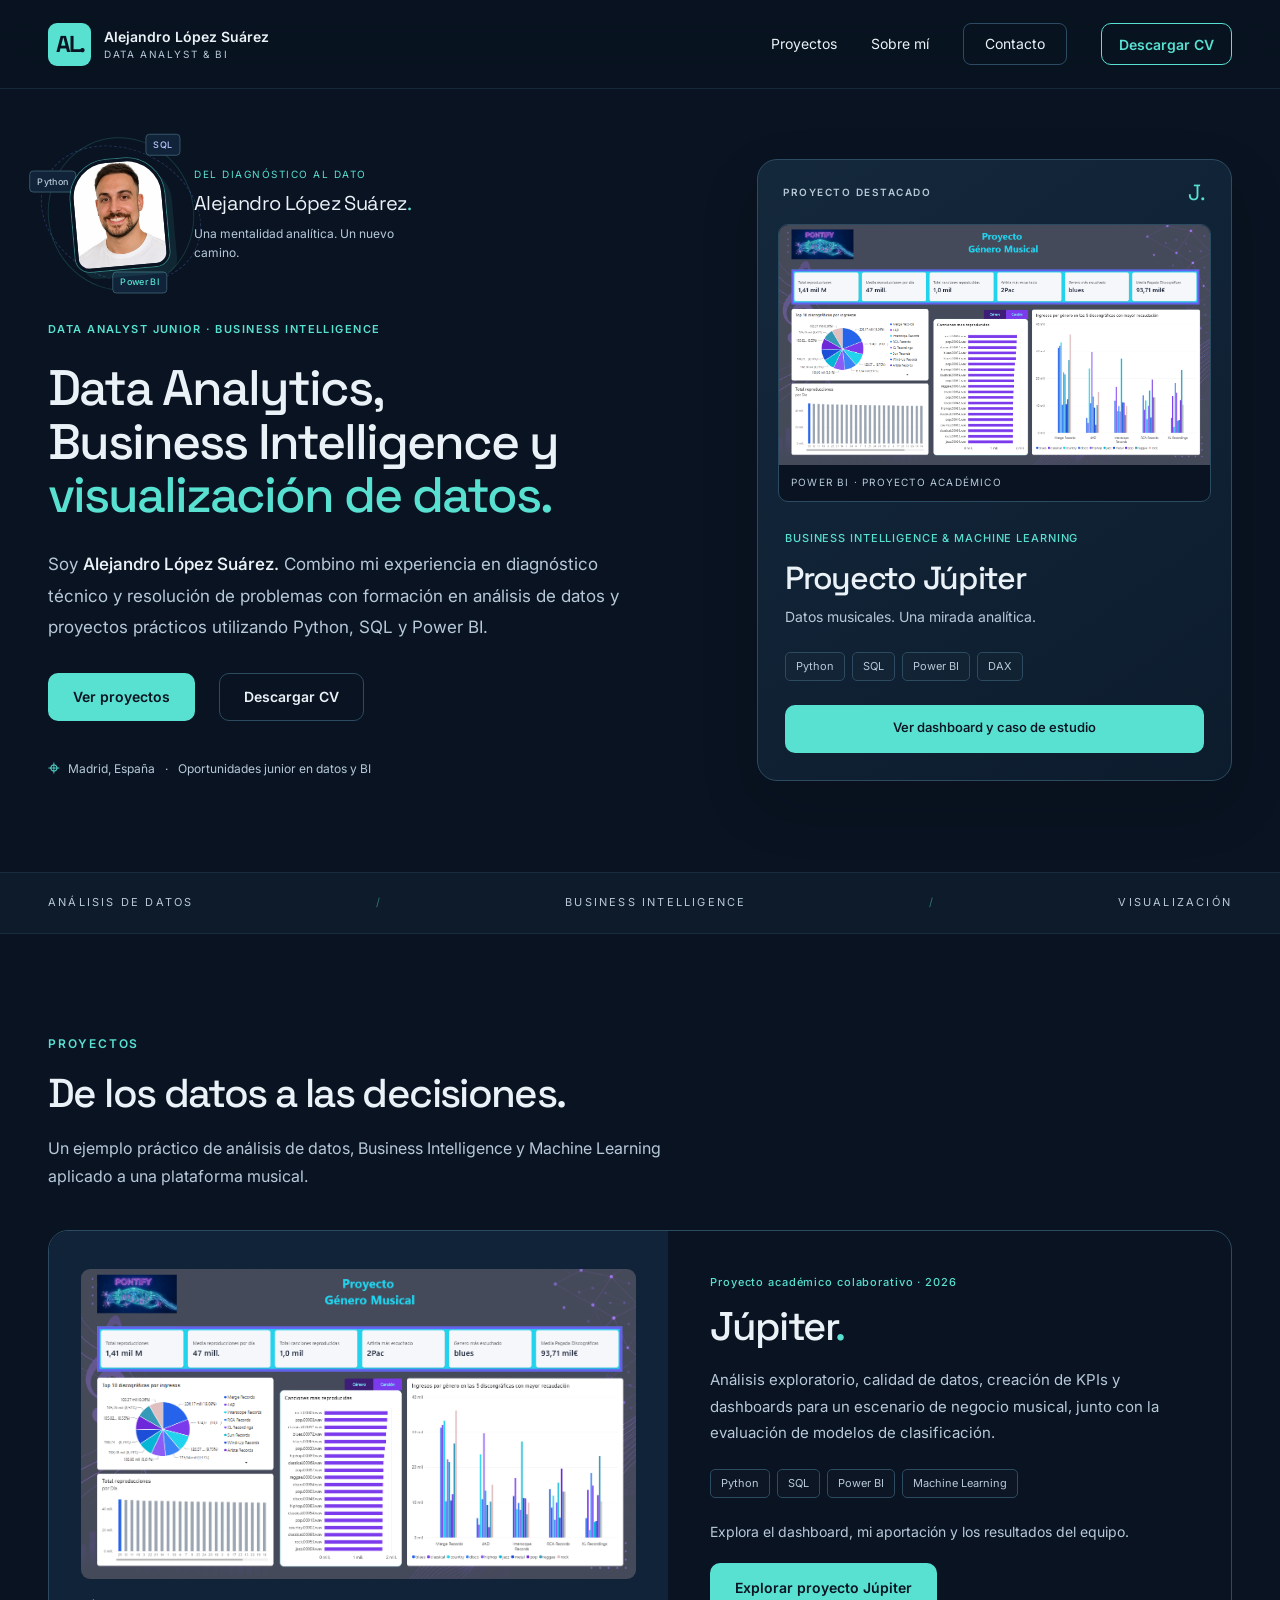
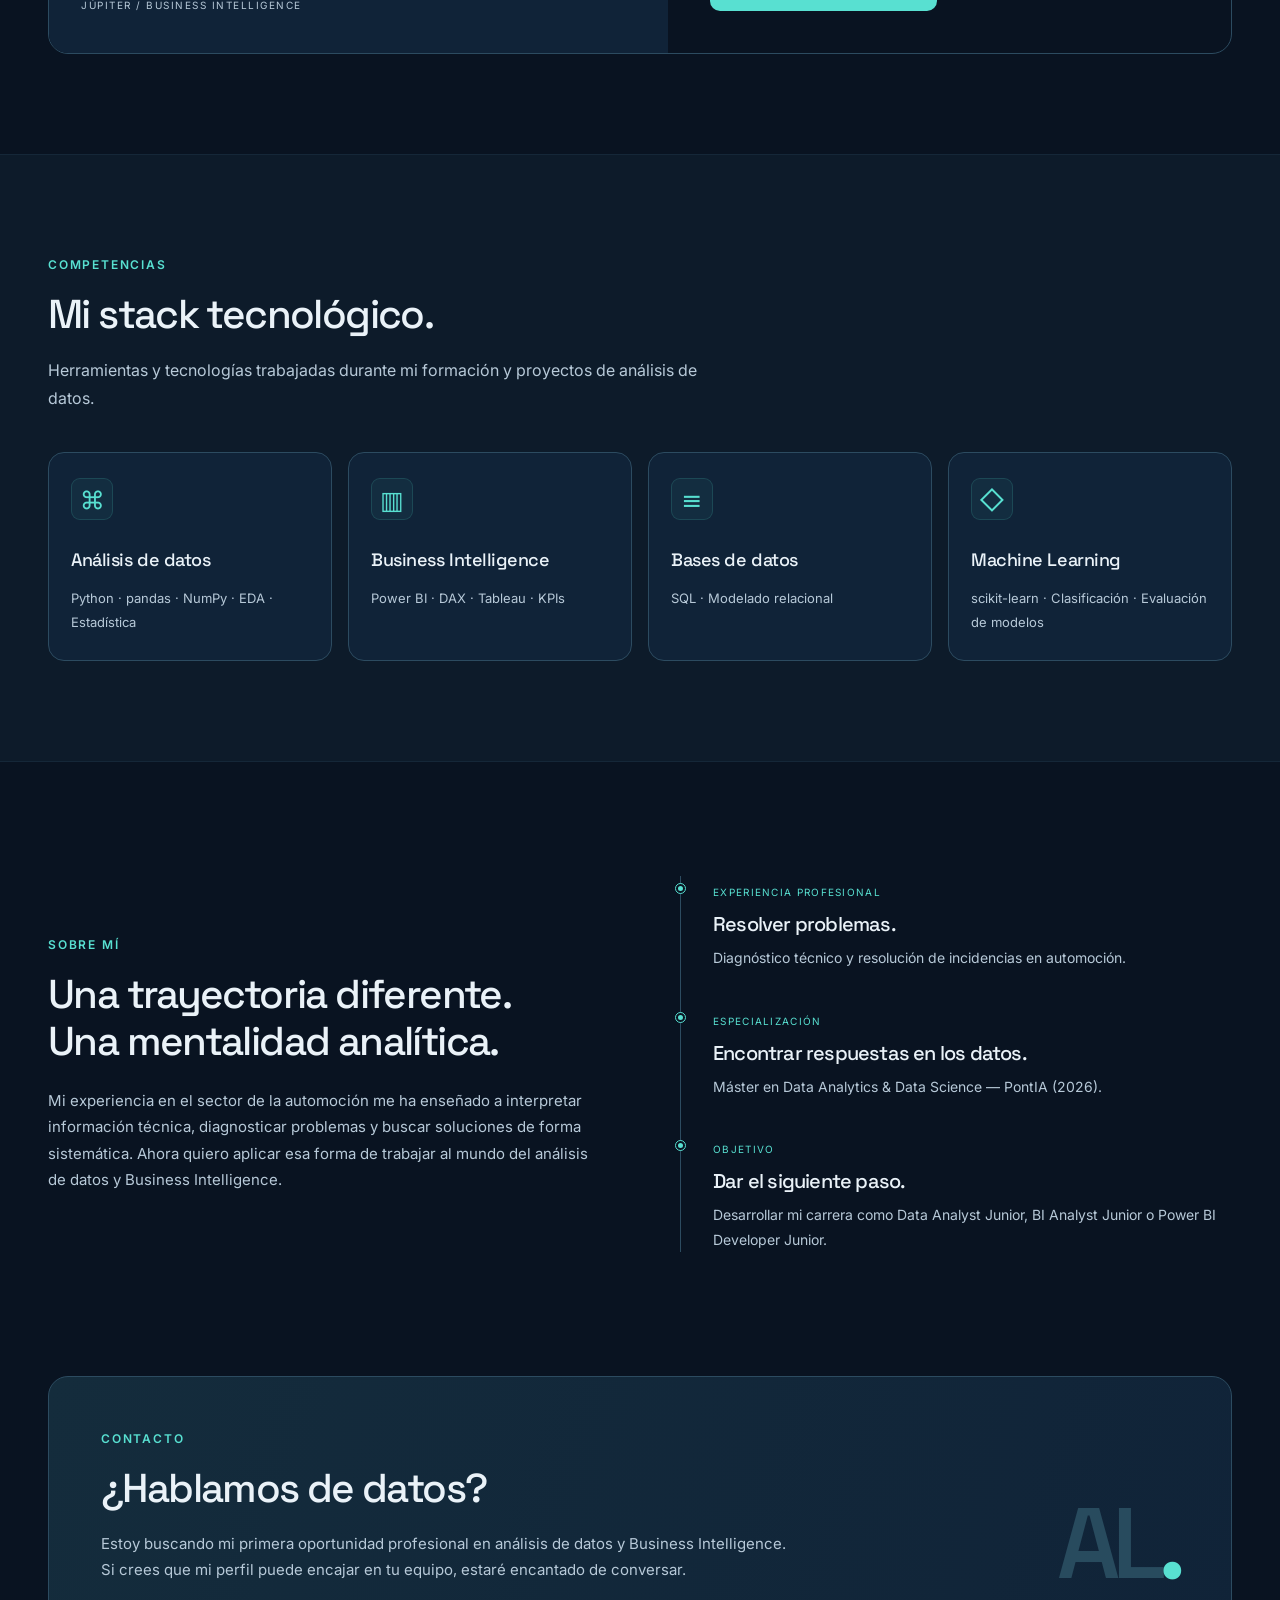
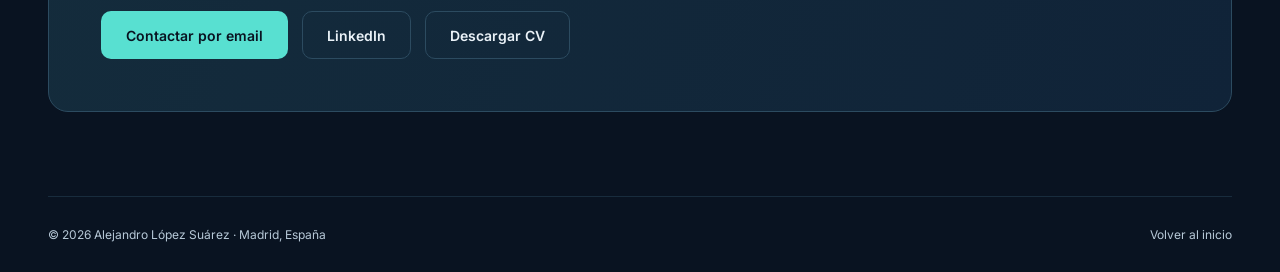
<file: index.html>
<!doctype html><html lang="es"><head><meta charset="utf-8"><meta name="viewport" content="width=device-width, initial-scale=1"><meta name="theme-color" content="#091321"><title>Alejandro López Suárez | Data Analyst Junior & Business Intelligence</title><meta name="description" content="Portfolio de Alejandro López Suárez: análisis de datos, Power BI, SQL, Python y proyecto Júpiter de Business Intelligence."><link rel="icon" href="assets/favicon.svg" type="image/svg+xml"><link rel="stylesheet" href="css/styles.css"><script src="js/main.js" defer></script></head><body><a class="skip-link" href="#contenido">Saltar al contenido</a><header class="site-header"><div class="container header-inner"><a class="brand" href="#inicio" aria-label="Alejandro López Suárez, inicio"><span class="logo">AL.</span><span class="brand-name">Alejandro López Suárez<span>DATA ANALYST & BI</span></span></a><button class="menu-toggle" type="button" aria-controls="main-nav" aria-expanded="false" hidden>Menú <span aria-hidden="true">☰</span></button><nav id="main-nav" aria-label="Navegación principal"><a href="#proyectos">Proyectos</a><a href="#sobre-mi">Sobre mí</a><a class="nav-contact" href="#contacto">Contacto</a><a class="button primary nav-cv" href="assets/docs/alejandro-lopez-suarez-cv.pdf" download>Descargar CV<span class="sr-only"> en PDF</span></a></nav></div></header>
<main id="contenido"><section class="hero container" id="inicio" aria-labelledby="hero-title"><div class="hero-copy"><div class="identity-composition"><div class="identity-orbit" aria-hidden="true"><span class="orbit-tag tag-python">Python</span><span class="orbit-tag tag-sql">SQL</span><span class="orbit-tag tag-bi">Power BI</span></div><a class="identity-photo" href="#sobre-mi" aria-label="Conoce la trayectoria de Alejandro"><img src="assets/images/alejandro-lopez-suarez.png" alt="Alejandro López Suárez" width="400" height="400" decoding="async"></a><div class="identity-caption"><span class="identity-kicker">DEL DIAGNÓSTICO AL DATO</span><span class="identity-name">Alejandro López Suárez<span>.</span></span><span class="identity-detail">Una mentalidad analítica. Un nuevo camino.</span></div></div><p class="eyebrow hero-eyebrow">DATA ANALYST JUNIOR · BUSINESS INTELLIGENCE</p><h1 id="hero-title">Data Analytics,<br class="desktop-break"> Business Intelligence y <span>visualización de datos.</span></h1><p class="intro">Soy <strong>Alejandro López Suárez.</strong> Combino mi experiencia en diagnóstico técnico y resolución de problemas con formación en análisis de datos y proyectos prácticos utilizando Python, SQL y Power BI.</p><div class="hero-actions"><a class="button primary" href="#proyectos">Ver proyectos</a><a class="button secondary" href="assets/docs/alejandro-lopez-suarez-cv.pdf" download>Descargar CV <span class="sr-only">en PDF</span></a></div><p class="location"><span class="location-icon" aria-hidden="true">⌖</span> Madrid, España <span class="separator">·</span> Oportunidades junior en datos y BI</p></div>
<a class="featured-card" href="proyectos/jupiter/" aria-label="Proyecto Júpiter: explorar caso de estudio"><div class="featured-top"><p class="eyebrow">PROYECTO DESTACADO</p><span class="project-mark" aria-hidden="true">J.</span></div><div class="dashboard-preview"><img class="project-image " src="assets/images/jupiter-dashboard-principal.png" alt="Dashboard de Júpiter con reproducciones, canciones más escuchadas e ingresos por discográfica y género" width="1317" height="735"  decoding="async"><span>POWER BI · PROYECTO ACADÉMICO</span></div><div class="featured-body"><p class="project-category">BUSINESS INTELLIGENCE & MACHINE LEARNING</p><h2>Proyecto Júpiter</h2><p>Datos musicales. Una mirada analítica.</p><ul class="chips" aria-label="Tecnologías"><li>Python</li><li>SQL</li><li>Power BI</li><li>DAX</li></ul><span class="card-link button primary">Ver dashboard y caso de estudio</span></div></a></section>
<div class="discipline-strip" aria-label="Áreas de trabajo"><div class="container"><span>ANÁLISIS DE DATOS</span><span aria-hidden="true">/</span><span>BUSINESS INTELLIGENCE</span><span aria-hidden="true">/</span><span>VISUALIZACIÓN</span></div></div>
<section class="section container" id="proyectos"><div class="section-heading"><p class="eyebrow">PROYECTOS</p><h2>De los datos a las decisiones.</h2><p>Un ejemplo práctico de análisis de datos, Business Intelligence y Machine Learning aplicado a una plataforma musical.</p></div><div class="selected-projects"><article class="project-row"><a class="project-entry" href="proyectos/jupiter/" aria-label="Explorar Júpiter: dashboard, aportaciones y resultados"><div class="project-visual"><img class="project-image " src="assets/images/jupiter-dashboard-principal.png" alt="Dashboard de Júpiter con reproducciones, canciones más escuchadas e ingresos por discográfica y género" width="1317" height="735" loading="lazy" decoding="async"><span class="visual-caption">JÚPITER / BUSINESS INTELLIGENCE</span></div><div class="project-summary"><p class="project-category">Proyecto académico colaborativo · 2026</p><h3>Júpiter<span class="small-period">.</span></h3><p>Análisis exploratorio, calidad de datos, creación de KPIs y dashboards para un escenario de negocio musical, junto con la evaluación de modelos de clasificación.</p><ul class="chips" aria-label="Tecnologías"><li>Python</li><li>SQL</li><li>Power BI</li><li>Machine Learning</li></ul><span class="project-discover">Explora el dashboard, mi aportación y los resultados del equipo.</span><span class="button primary project-cta">Explorar proyecto Júpiter</span></div></a></article></div></section>
<section class="section skills-section" id="competencias"><div class="container"><div class="section-heading"><p class="eyebrow">COMPETENCIAS</p><h2>Mi stack tecnológico.</h2><p>Herramientas y tecnologías trabajadas durante mi formación y proyectos de análisis de datos.</p></div><div class="skills-grid"><article class="skill-card"><span class="skill-icon" aria-hidden="true">⌘</span><h3>Análisis de datos</h3><p>Python · pandas · NumPy · EDA · Estadística</p></article><article class="skill-card"><span class="skill-icon" aria-hidden="true">▥</span><h3>Business Intelligence</h3><p>Power BI · DAX · Tableau · KPIs</p></article><article class="skill-card"><span class="skill-icon" aria-hidden="true">≡</span><h3>Bases de datos</h3><p>SQL · Modelado relacional</p></article><article class="skill-card"><span class="skill-icon" aria-hidden="true">◇</span><h3>Machine Learning</h3><p>scikit-learn · Clasificación · Evaluación de modelos</p></article></div></div></section>
<section class="section container about-section" id="sobre-mi"><div class="about-content"><div><div class="section-heading"><p class="eyebrow">SOBRE MÍ</p><h2>Una trayectoria diferente. Una mentalidad analítica.</h2></div><p class="about-text">Mi experiencia en el sector de la automoción me ha enseñado a interpretar información técnica, diagnosticar problemas y buscar soluciones de forma sistemática. Ahora quiero aplicar esa forma de trabajar al mundo del análisis de datos y Business Intelligence.</p></div></div><ol class="timeline"><li><span class="path-label">EXPERIENCIA PROFESIONAL</span><h3>Resolver problemas.</h3><p>Diagnóstico técnico y resolución de incidencias en automoción.</p></li><li><span class="path-label">ESPECIALIZACIÓN</span><h3>Encontrar respuestas en los datos.</h3><p>Máster en Data Analytics & Data Science — PontIA (2026).</p></li><li><span class="path-label">OBJETIVO</span><h3>Dar el siguiente paso.</h3><p>Desarrollar mi carrera como Data Analyst Junior, BI Analyst Junior o Power BI Developer Junior.</p></li></ol></section>
<section class="section container contact-section" id="contacto"><div class="contact-panel"><div><div class="section-heading"><p class="eyebrow">CONTACTO</p><h2>¿Hablamos de datos?</h2></div><p>Estoy buscando mi primera oportunidad profesional en análisis de datos y Business Intelligence. Si crees que mi perfil puede encajar en tu equipo, estaré encantado de conversar.</p><div class="contact-actions"><a class="button primary" href="mailto:alejandrolopezsua82@gmail.com">Contactar por email</a><a class="button secondary" href="https://www.linkedin.com/in/alejandro-lopez-suarez/">LinkedIn</a><a class="button secondary" href="assets/docs/alejandro-lopez-suarez-cv.pdf" download>Descargar CV <span class="sr-only">en PDF</span></a></div></div><span class="contact-monogram" aria-hidden="true">AL<span>.</span></span></div></section></main><footer class="site-footer container"><p>© 2026 Alejandro López Suárez <span>· Madrid, España</span></p><a href="#inicio">Volver al inicio</a></footer></body></html>
</file>
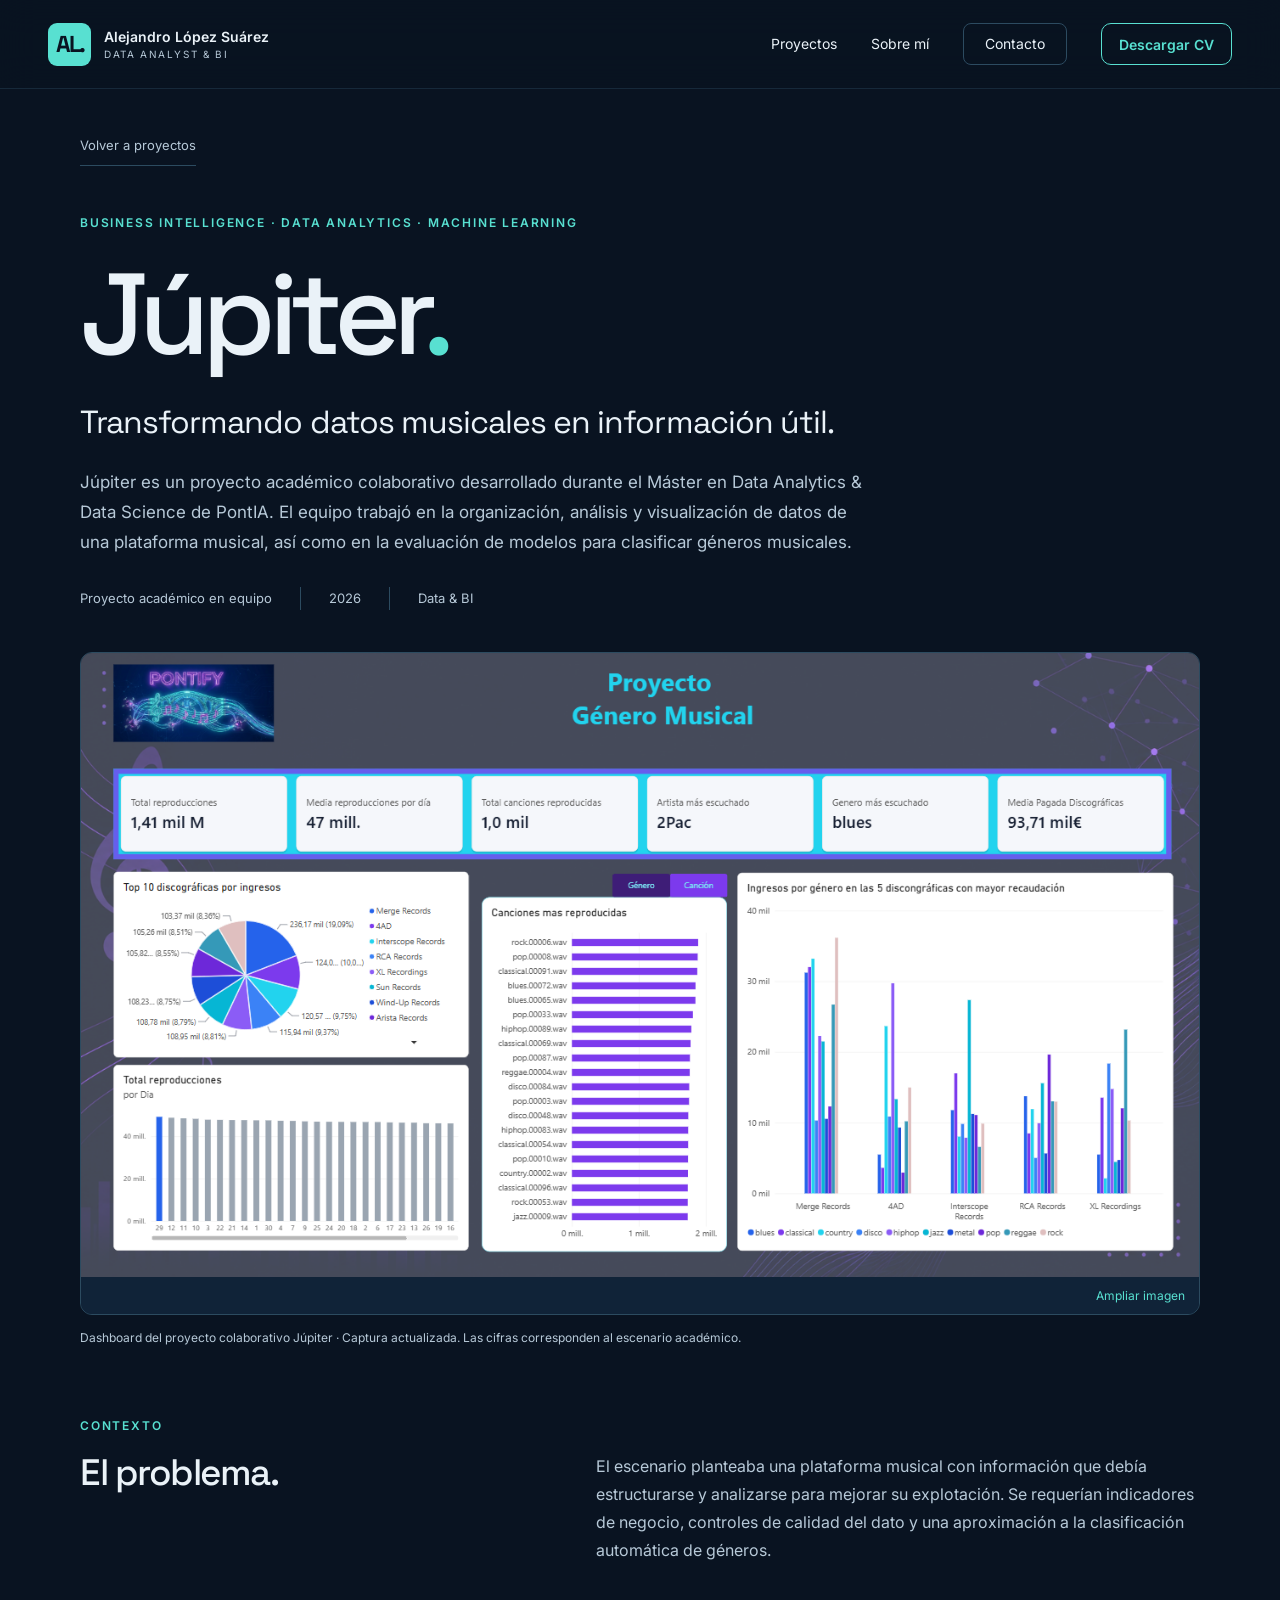
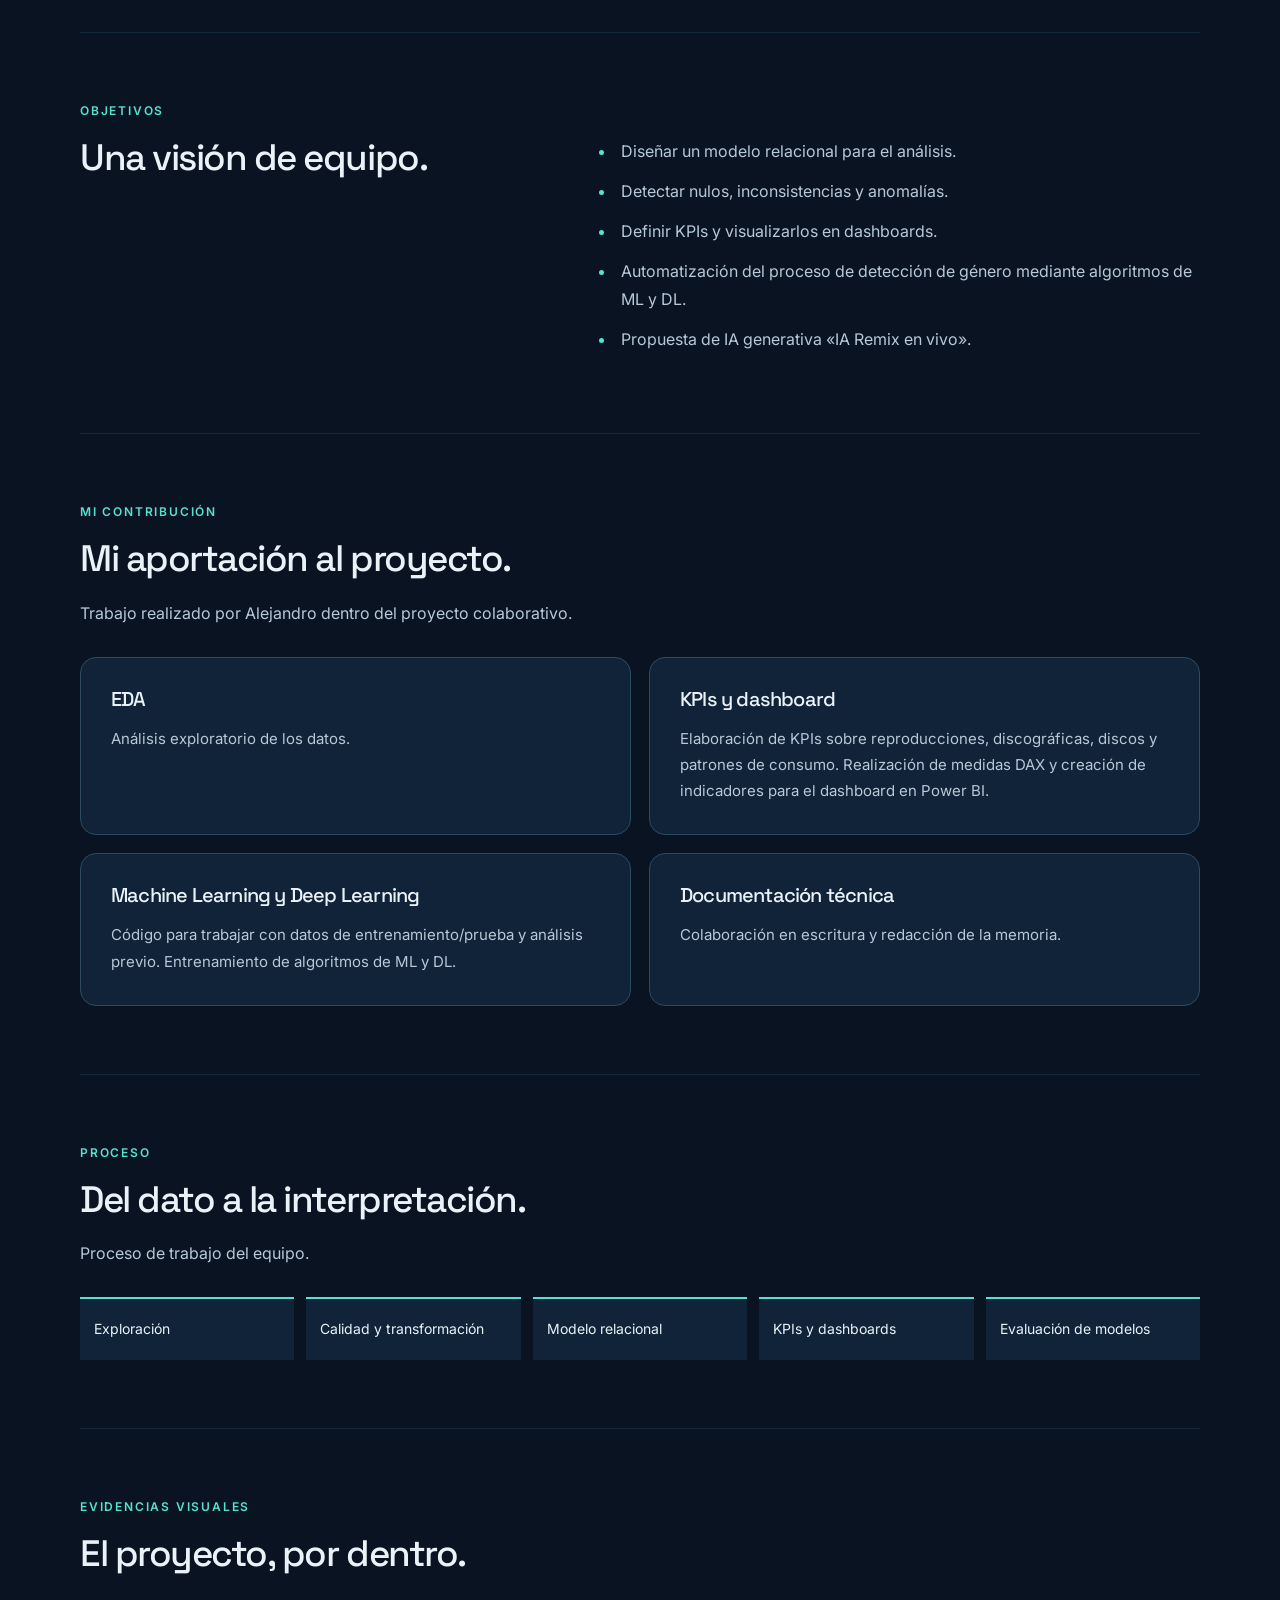
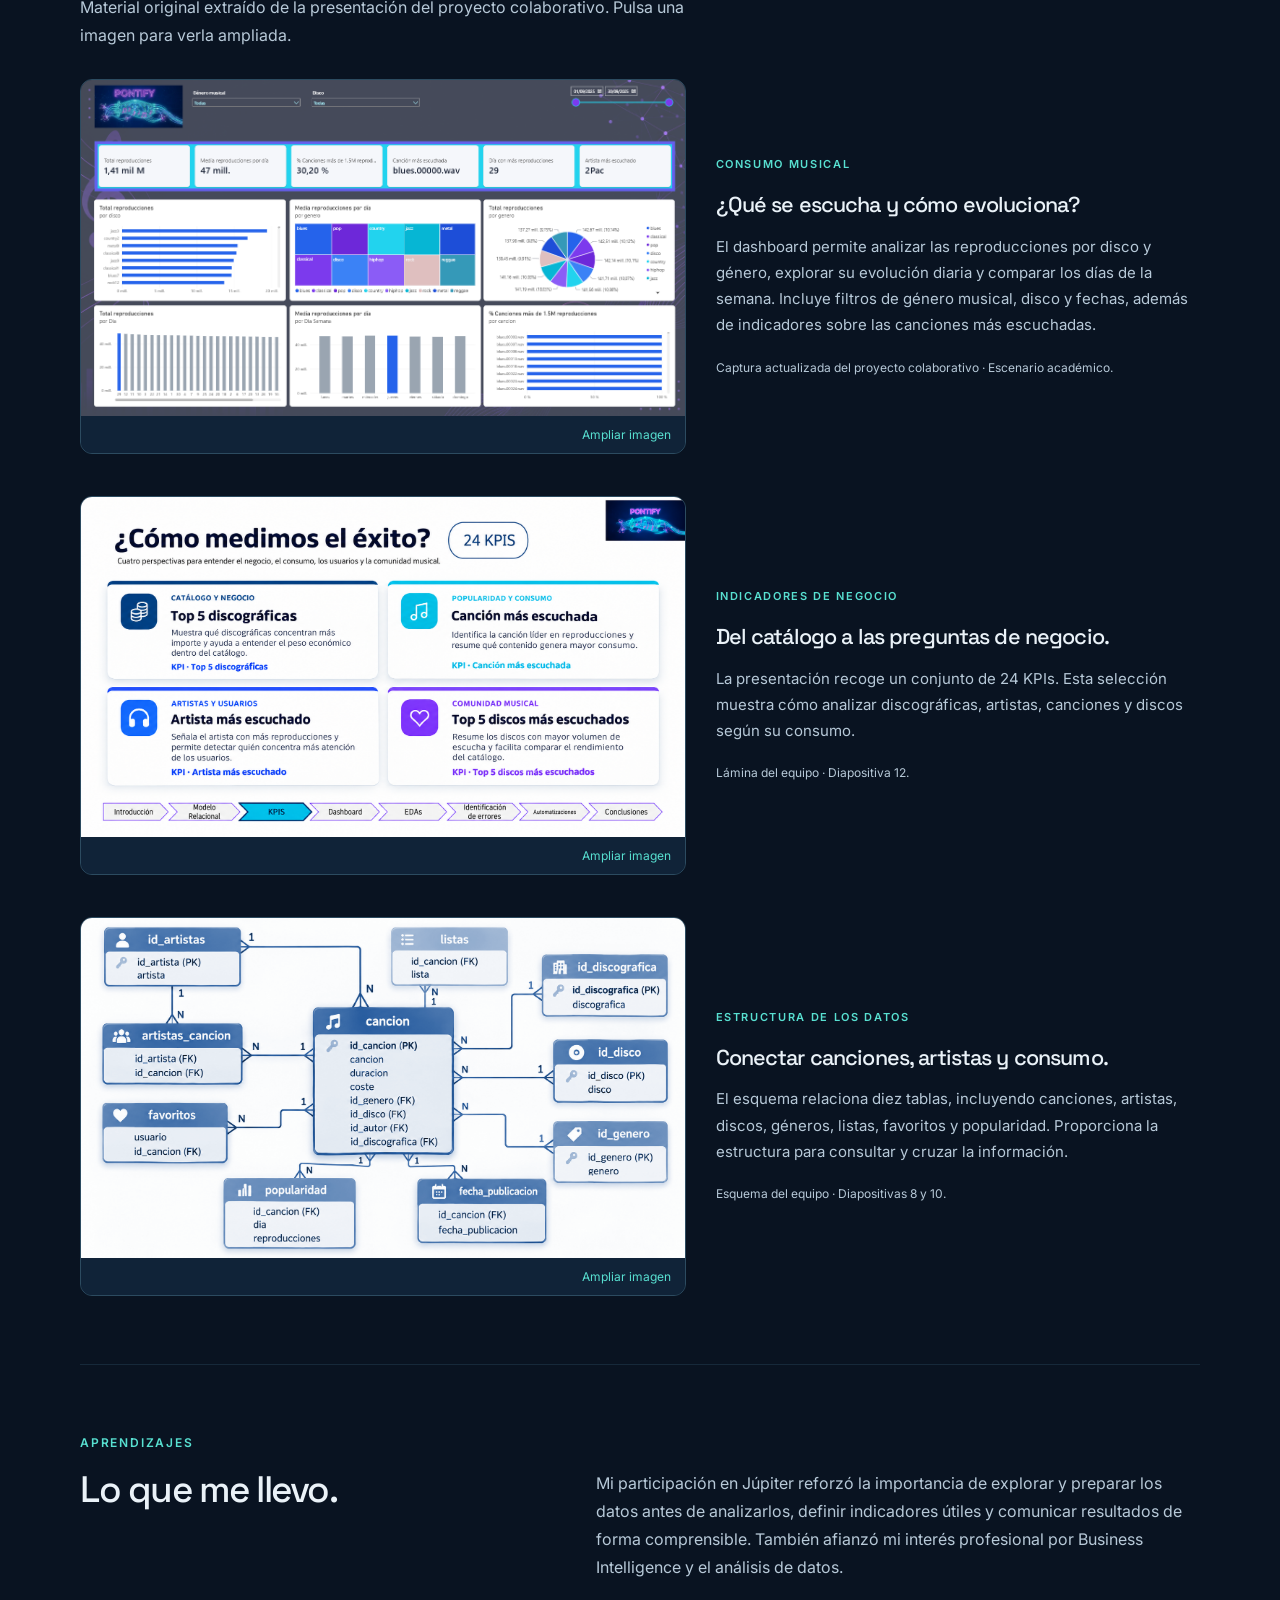
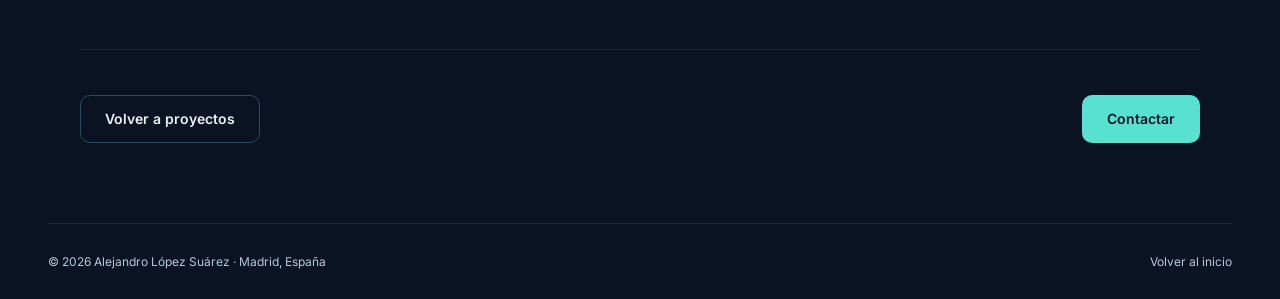
<file: proyectos/jupiter/index.html>
<!doctype html><html lang="es"><head><meta charset="utf-8"><meta name="viewport" content="width=device-width, initial-scale=1"><meta name="theme-color" content="#091321"><title>Proyecto Júpiter | Alejandro López Suárez</title><meta name="description" content="Caso de estudio académico de análisis de datos y Business Intelligence aplicado a una plataforma musical. Aportaciones, KPIs y resultados del equipo."><link rel="icon" href="../../assets/favicon.svg" type="image/svg+xml"><link rel="stylesheet" href="../../css/styles.css"><script src="../../js/main.js" defer></script></head><body><a class="skip-link" href="#contenido">Saltar al contenido</a><header class="site-header"><div class="container header-inner"><a class="brand" href="../../" aria-label="Alejandro López Suárez, inicio"><span class="logo">AL.</span><span class="brand-name">Alejandro López Suárez<span>DATA ANALYST & BI</span></span></a><button class="menu-toggle" type="button" aria-controls="main-nav" aria-expanded="false" hidden>Menú <span aria-hidden="true">☰</span></button><nav id="main-nav" aria-label="Navegación principal"><a href="../../#proyectos">Proyectos</a><a href="../../#sobre-mi">Sobre mí</a><a class="nav-contact" href="../../#contacto">Contacto</a><a class="button primary nav-cv" href="../../assets/docs/alejandro-lopez-suarez-cv.pdf" download>Descargar CV<span class="sr-only"> en PDF</span></a></nav></div></header>
<main id="contenido" class="case-main container"><a class="back-link" href="../../#proyectos">Volver a proyectos</a><section class="case-hero"><p class="eyebrow">BUSINESS INTELLIGENCE · DATA ANALYTICS · MACHINE LEARNING</p><h1>Júpiter<span>.</span></h1><p class="case-subtitle">Transformando datos musicales en información útil.</p><p class="case-intro">Júpiter es un proyecto académico colaborativo desarrollado durante el Máster en Data Analytics & Data Science de PontIA. El equipo trabajó en la organización, análisis y visualización de datos de una plataforma musical, así como en la evaluación de modelos para clasificar géneros musicales.</p><ul class="case-meta"><li>Proyecto académico en equipo</li><li>2026</li><li>Data & BI</li></ul><figure class="dashboard-evidence"><a class="evidence-link" href="../../assets/images/jupiter-dashboard-principal.png" data-enlarge aria-label="Ampliar dashboard de reproducciones e ingresos"><img src="../../assets/images/jupiter-dashboard-principal.png" alt="Dashboard de Júpiter con indicadores de reproducciones, canciones más reproducidas e ingresos por discográfica y género" width="1317" height="735" decoding="async"><span class="enlarge-label">Ampliar imagen</span></a><figcaption>Dashboard del proyecto colaborativo Júpiter · Captura actualizada. Las cifras corresponden al escenario académico.</figcaption></figure></section>
<section class="case-section split-section"><div class="section-heading"><p class="eyebrow">CONTEXTO</p><h2>El problema.</h2></div><p>El escenario planteaba una plataforma musical con información que debía estructurarse y analizarse para mejorar su explotación. Se requerían indicadores de negocio, controles de calidad del dato y una aproximación a la clasificación automática de géneros.</p></section>
<section class="case-section split-section"><div class="section-heading"><p class="eyebrow">OBJETIVOS</p><h2>Una visión de equipo.</h2></div><ul class="objectives"><li>Diseñar un modelo relacional para el análisis.</li><li>Detectar nulos, inconsistencias y anomalías.</li><li>Definir KPIs y visualizarlos en dashboards.</li><li>Automatización del proceso de detección de género mediante algoritmos de ML y DL.</li><li>Propuesta de IA generativa «IA Remix en vivo».</li></ul></section>
<section class="case-section"><div class="section-heading"><p class="eyebrow">MI CONTRIBUCIÓN</p><h2>Mi aportación al proyecto.</h2><p>Trabajo realizado por Alejandro dentro del proyecto colaborativo.</p></div><div class="contribution-grid"><article class="contribution-card"><h3>EDA</h3><p>Análisis exploratorio de los datos.</p></article><article class="contribution-card"><h3>KPIs y dashboard</h3><p>Elaboración de KPIs sobre reproducciones, discográficas, discos y patrones de consumo. Realización de medidas DAX y creación de indicadores para el dashboard en Power BI.</p></article><article class="contribution-card"><h3>Machine Learning y Deep Learning</h3><p>Código para trabajar con datos de entrenamiento/prueba y análisis previo. Entrenamiento de algoritmos de ML y DL.</p></article><article class="contribution-card"><h3>Documentación técnica</h3><p>Colaboración en escritura y redacción de la memoria.</p></article></div></section>
<section class="case-section"><div class="section-heading"><p class="eyebrow">PROCESO</p><h2>Del dato a la interpretación.</h2><p>Proceso de trabajo del equipo.</p></div><ol class="process-list"><li>Exploración</li><li>Calidad y transformación</li><li>Modelo relacional</li><li>KPIs y dashboards</li><li>Evaluación de modelos</li></ol></section>
<section class="case-section"><div class="section-heading"><p class="eyebrow">EVIDENCIAS VISUALES</p><h2>El proyecto, por dentro.</h2><p>Material original extraído de la presentación del proyecto colaborativo. Pulsa una imagen para verla ampliada.</p></div><div class="evidence-grid real-evidence"><figure><a class="evidence-link" href="../../assets/images/jupiter-consumo-musical.png" data-enlarge aria-label="Ampliar dashboard de consumo musical"><img src="../../assets/images/jupiter-consumo-musical.png" alt="Dashboard de consumo musical con reproducciones por disco, género, día y día de la semana, y canciones que superan 1,5 millones de reproducciones" width="1297" height="722" loading="lazy" decoding="async"><span class="enlarge-label">Ampliar imagen</span></a><figcaption><p class="eyebrow">CONSUMO MUSICAL</p><h3>¿Qué se escucha y cómo evoluciona?</h3><p>El dashboard permite analizar las reproducciones por disco y género, explorar su evolución diaria y comparar los días de la semana. Incluye filtros de género musical, disco y fechas, además de indicadores sobre las canciones más escuchadas.</p><p class="source-note">Captura actualizada del proyecto colaborativo · Escenario académico.</p></figcaption></figure><figure><a class="evidence-link" href="../../assets/images/jupiter-kpis.png" data-enlarge aria-label="Ampliar: Selección de KPIs: discográficas, canción, artista y discos más escuchados"><img src="../../assets/images/jupiter-kpis.png" alt="Selección de KPIs: discográficas, canción, artista y discos más escuchados" width="1672" height="941" loading="lazy" decoding="async"><span class="enlarge-label">Ampliar imagen</span></a><figcaption><p class="eyebrow">INDICADORES DE NEGOCIO</p><h3>Del catálogo a las preguntas de negocio.</h3><p>La presentación recoge un conjunto de 24 KPIs. Esta selección muestra cómo analizar discográficas, artistas, canciones y discos según su consumo.</p><p class="source-note">Lámina del equipo · Diapositiva 12.</p></figcaption></figure><figure><a class="evidence-link" href="../../assets/images/jupiter-modelo.png" data-enlarge aria-label="Ampliar: Modelo relacional de diez tablas con canción como entidad central"><img src="../../assets/images/jupiter-modelo.png" alt="Modelo relacional de diez tablas con canción como entidad central" width="1672" height="941" loading="lazy" decoding="async"><span class="enlarge-label">Ampliar imagen</span></a><figcaption><p class="eyebrow">ESTRUCTURA DE LOS DATOS</p><h3>Conectar canciones, artistas y consumo.</h3><p>El esquema relaciona diez tablas, incluyendo canciones, artistas, discos, géneros, listas, favoritos y popularidad. Proporciona la estructura para consultar y cruzar la información.</p><p class="source-note">Esquema del equipo · Diapositivas 8 y 10.</p></figcaption></figure></div></section>

<section class="case-section split-section"><div class="section-heading"><p class="eyebrow">APRENDIZAJES</p><h2>Lo que me llevo.</h2></div><p>Mi participación en Júpiter reforzó la importancia de explorar y preparar los datos antes de analizarlos, definir indicadores útiles y comunicar resultados de forma comprensible. También afianzó mi interés profesional por Business Intelligence y el análisis de datos.</p></section>
<nav class="case-end" aria-label="Continuar navegando"><a class="button secondary" href="../../#proyectos">Volver a proyectos</a><a class="button primary" href="../../#contacto">Contactar</a></nav></main><footer class="site-footer container"><p>© 2026 Alejandro López Suárez <span>· Madrid, España</span></p><a href="../../#inicio">Volver al inicio</a></footer><dialog class="image-dialog" aria-label="Imagen ampliada del proyecto"><form method="dialog"><button class="button secondary" autofocus>Cerrar imagen</button></form><img alt=""><p></p></dialog></body></html>
</file>
<file: css/styles.css>
/* Tokens */
@import url('https://fonts.googleapis.com/css2?family=Inter:wght@400;450;500;550;600;650;700&family=Space+Grotesk:wght@400;500;600;700&display=swap');
:root{--color-bg:#091321;--color-surface:#14283c;--color-surface-alt:#102338;--color-accent:#58e0d1;--color-accent-alt:#6f92ff;--color-text:#eaf2f8;--color-muted:#b7c9d8;--color-border:#2c4b60;--container-max:1200px;--radius-card:20px;--radius-button:10px}
/* Base */
*,*::before,*::after{box-sizing:border-box}html{scroll-behavior:smooth;scroll-padding-top:110px}body{margin:0;background:var(--color-bg);color:var(--color-text);font-family:Inter,system-ui,sans-serif;font-size:16px;line-height:1.75;-webkit-font-smoothing:antialiased}a{color:inherit;text-decoration:none}button{font:inherit}h1,h2,h3,p,ul,ol,figure{margin:0}h1,h2,h3{font-family:'Space Grotesk',system-ui,sans-serif;line-height:1.15;font-weight:500;letter-spacing:-.04em}p{color:var(--color-muted)}h1{font-size:clamp(2.25rem,4.25vw,4rem)}h2{font-size:clamp(2rem,3.15vw,2.75rem)}h3{font-size:1.25rem}a,button{touch-action:manipulation}svg{display:block}::selection{background:var(--color-accent);color:var(--color-bg)}:focus-visible{outline:3px solid var(--color-accent);outline-offset:6px}a,button{transition:color .2s,border-color .2s,background .2s,transform .2s}a:hover{color:var(--color-accent)}[hidden]{display:none!important}
/* Layout */
.container{width:min(var(--container-max),calc(100% - 96px));margin-inline:auto}.section{padding-block:100px}.section-heading{max-width:720px;margin-bottom:40px}.section-heading h2{margin-bottom:18px}.section-heading>p:last-child:not(.eyebrow){max-width:650px}.eyebrow{font-family:Inter,system-ui,sans-serif;font-size:.75rem;font-weight:600;letter-spacing:.15em;color:var(--color-accent);line-height:1.6;margin-bottom:17px}.site-header{position:sticky;top:0;z-index:20;background:rgb(9 19 33 / 95%);border-bottom:1px solid rgb(44 75 96 / 40%);backdrop-filter:blur(18px)}.header-inner{min-height:88px;display:flex;align-items:center;justify-content:space-between;gap:24px}.brand{display:flex;align-items:center;gap:13px;color:var(--color-text)}.logo{width:43px;height:43px;display:grid;place-items:center;background:var(--color-accent);color:var(--color-bg);font-family:'Space Grotesk',system-ui,sans-serif;font-size:23px;font-weight:700;letter-spacing:-2px;border-radius:9px}.brand-name{font-size:.875rem;font-weight:600;line-height:1.5}.brand-name>span{display:block;color:var(--color-muted);font-size:.625rem;letter-spacing:.16em;font-weight:400}.header-inner nav{display:flex;gap:34px;align-items:center;font-size:.875rem}.nav-contact{border:1px solid var(--color-border);padding:8px 21px;border-radius:8px}.nav-contact:hover{border-color:var(--color-accent)}.menu-toggle{display:none}
.hero{display:grid;grid-template-columns:minmax(0,1.35fr) minmax(0,1fr);gap:68px;align-items:center;padding-block:84px 86px;min-height:720px}.hero-eyebrow{font-size:.6875rem;letter-spacing:.13em;margin-bottom:23px}.hero h1{max-width:680px;line-height:1.08}.hero h1 span{color:var(--color-accent)}.intro{font-size:1.0625rem;line-height:1.85;margin-top:26px;max-width:590px}.intro strong{font-weight:550;color:var(--color-text)}.hero-actions{display:flex;align-items:center;gap:24px;flex-wrap:wrap;margin-top:29px}.button{display:inline-flex;justify-content:center;align-items:center;min-height:48px;padding:11px 24px;border-radius:var(--radius-button);font-size:.875rem;font-weight:600;line-height:1.5;border:1px solid transparent}.primary{background:var(--color-accent);color:var(--color-bg)}.primary:hover{color:var(--color-bg);background:#83eee2;transform:translateY(-2px)}.secondary{border-color:var(--color-border);background:transparent}.secondary:hover{border-color:var(--color-accent)}.cv-pending{font-size:.8125rem;color:var(--color-muted);display:inline-flex;align-items:center;min-height:44px}.location{font-size:.75rem;margin-top:29px;display:flex;align-items:center;gap:8px;flex-wrap:wrap}.location-icon{color:var(--color-accent);font-size:21px}.separator{padding-inline:2px}.featured-card{display:block;border:1px solid var(--color-border);border-radius:var(--radius-card);overflow:hidden;background:linear-gradient(145deg,#14283c,#0c1c2d);box-shadow:0 24px 60px #0002;transform:translateY(8px)}.featured-card:hover{border-color:var(--color-accent);color:var(--color-text);transform:translateY(4px)}.featured-top{display:flex;justify-content:space-between;align-items:center;gap:12px;padding:21px 25px}.featured-top .eyebrow{margin:0;font-size:.625rem;letter-spacing:.15em;color:var(--color-muted)}.project-mark{font-family:'Space Grotesk',system-ui,sans-serif;color:var(--color-accent);font-size:22px;line-height:1}.featured-body{padding:27px}.project-category{font-size:.6875rem;font-weight:500;letter-spacing:.08em;color:var(--color-accent);margin-bottom:12px}.featured-body h2{font-size:2rem}.featured-body>p:not(.project-category){font-size:.875rem;margin-top:8px}.chips{display:flex;flex-wrap:wrap;list-style:none;gap:7px;margin-top:23px;padding:0}.chips li{font-size:.6875rem;line-height:1.5;padding:5px 10px;border:1px solid var(--color-border);border-radius:5px;color:var(--color-muted);background:#ffffff03}.card-link{display:block;margin-top:26px;padding-top:19px;border-top:1px solid var(--color-border);font-size:.8125rem;color:var(--color-accent);font-weight:550}.media-placeholder{min-height:230px;border:1px dashed #3d6072;border-radius:12px;display:flex;flex-direction:column;align-items:center;justify-content:center;gap:13px;background:radial-gradient(ellipse at center,#173a4533,transparent 70%),#0b1c2c;text-align:center;padding:28px;color:var(--color-muted)}.media-placeholder svg{width:48px;height:48px;stroke:#6b98a7;stroke-width:1.3}.placeholder-title{font-size:.8125rem}.pending-label{font-size:.625rem;text-transform:uppercase;letter-spacing:.1em;background:#142c3a;border:1px solid #355363;padding:3px 10px;border-radius:4px;color:#b7c9d8}.hero-media{min-height:210px;border-radius:9px;margin:0 25px}.discipline-strip{border-block:1px solid #2c4b605e;background:#0d1b2a}.discipline-strip>div{display:flex;align-items:center;justify-content:space-between;gap:16px;padding-block:20px;font-size:.6875rem;color:#b7c9d8;letter-spacing:.2em}.discipline-strip span[aria-hidden]{color:#58e0d177}
.project-row{display:grid;grid-template-columns:1.1fr 1fr;border:1px solid var(--color-border);border-radius:20px;overflow:hidden}.project-visual{background:#102338;padding:32px;display:flex;flex-direction:column;justify-content:center;gap:18px}.project-visual .media-placeholder{min-height:260px}.visual-caption{font-size:.625rem;letter-spacing:.15em;color:var(--color-muted)}.project-summary{padding:42px}.project-summary h3{font-size:2.5rem;margin-bottom:17px}.small-period{color:var(--color-accent)}.project-summary>p:not(.project-category){font-size:.9375rem}.text-link{display:inline-block;color:var(--color-accent);font-size:.875rem;border-bottom:1px solid #58e0d16e;margin-top:27px;padding-block:5px}.text-link:hover{border-color:var(--color-accent)}.skills-section{background:#0d1b2a;border-block:1px solid #2c4b6040}.skills-grid{display:grid;grid-template-columns:repeat(4,minmax(0,1fr));gap:16px}.skill-card{background:#102338;border:1px solid var(--color-border);border-radius:16px;padding:25px 22px}.skill-icon{width:42px;height:42px;display:grid;place-items:center;background:#58e0d10d;color:var(--color-accent);border:1px solid #58e0d126;border-radius:9px;font-size:25px;margin-bottom:27px}.skill-card h3{font-size:1.125rem;letter-spacing:-.025em;margin-bottom:14px;line-height:1.4}.skill-card p{font-size:.8125rem;line-height:1.9}.about-section{display:grid;grid-template-columns:1fr 1fr;gap:90px}.about-section .section-heading{margin-bottom:24px}.about-section h2{max-width:480px}.about-text{font-size:.9375rem}.timeline{list-style:none;padding:0 0 0 27px;border-left:1px solid var(--color-border);margin:14px 0}.timeline li{position:relative;padding:0 0 32px 0}.timeline li:last-child{padding-bottom:0}.timeline li::before{content:'';width:9px;height:9px;border:2px solid var(--color-bg);outline:1px solid var(--color-accent);background:var(--color-accent);border-radius:50%;position:absolute;left:-32px;top:8px}.path-label{font-size:.625rem;color:var(--color-accent);letter-spacing:.13em}.timeline h3{font-size:1.25rem;margin:9px 0 10px}.timeline p{font-size:.875rem}.contact-section{padding-top:10px;padding-bottom:84px}.contact-panel{padding:52px;border:1px solid var(--color-border);background:linear-gradient(110deg,#142c3c,#102338);border-radius:20px;display:flex;align-items:center;justify-content:space-between;gap:55px}.contact-panel .section-heading{margin-bottom:19px}.contact-panel>div>p{font-size:.9375rem;max-width:690px}.contact-actions{display:flex;gap:14px;align-items:center;flex-wrap:wrap;margin-top:28px}.contact-monogram{font-family:'Space Grotesk',system-ui,sans-serif;font-size:100px;font-weight:600;letter-spacing:-.08em;color:#284b5e;line-height:1}.contact-monogram span{color:var(--color-accent)}.site-footer{border-top:1px solid #2c4b6070;padding-block:27px;display:flex;align-items:center;justify-content:space-between;gap:20px;font-size:.75rem}.site-footer a{color:var(--color-muted)}
/* Case study */
.case-main{max-width:1120px}.back-link{display:inline-block;color:var(--color-muted);font-size:.8125rem;margin-top:37px;padding-block:8px;border-bottom:1px solid var(--color-border)}.case-hero{padding:47px 0 0}.case-hero h1{font-size:clamp(4rem,9vw,7.5rem);letter-spacing:-.065em}.case-hero h1 span{color:var(--color-accent)}.case-subtitle{font-family:'Space Grotesk',system-ui,sans-serif;font-size:clamp(1.5rem,3vw,2rem);color:var(--color-text);margin-top:19px;line-height:1.4;letter-spacing:-.03em}.case-intro{max-width:790px;font-size:1.0625rem;margin-top:23px}.case-meta{padding:0;list-style:none;display:flex;flex-wrap:wrap;gap:10px 28px;font-size:.8125rem;color:var(--color-muted);margin-block:30px 42px}.case-meta li+li{border-left:1px solid var(--color-border);padding-left:28px}.case-main-media{aspect-ratio:16/9;min-height:240px}.case-section{padding-block:68px;border-bottom:1px solid #2c4b6066}.case-section .section-heading{margin-bottom:30px}.case-section h2{font-size:clamp(1.8rem,3vw,2.3rem)}.split-section{display:grid;grid-template-columns:.85fr 1.15fr;gap:70px}.split-section .section-heading{margin-bottom:0}.split-section>p,.objectives{padding-top:36px}.objectives{padding-left:20px;color:var(--color-muted)}.objectives li{padding-left:5px;margin-bottom:12px}.objectives li::marker{color:var(--color-accent)}.contribution-grid{display:grid;grid-template-columns:1fr 1fr;gap:18px}.contribution-card{padding:30px;background:var(--color-surface-alt);border:1px solid var(--color-border);border-radius:16px}.contribution-card h3{margin-bottom:15px;color:var(--color-text)}.contribution-card p{font-size:.9375rem}.process-list{display:grid;grid-template-columns:repeat(5,1fr);padding:0;list-style:none;gap:12px}.process-list li{border-top:2px solid var(--color-accent);padding:19px 14px;background:var(--color-surface-alt);font-size:.875rem;line-height:1.6}.evidence-grid{display:grid;grid-template-columns:repeat(3,1fr);gap:20px}.evidence-grid .media-placeholder{min-height:215px;padding:18px}.evidence-grid h3{font-size:1rem;margin:20px 0 9px}.evidence-grid figcaption p{font-size:.8125rem}.attribution{border-left:3px solid var(--color-accent);padding:12px 18px;background:var(--color-surface-alt);font-size:.875rem;color:var(--color-text);margin-bottom:30px}.result-grid{display:grid;grid-template-columns:repeat(4,1fr);gap:20px}.result-grid>div{padding:22px 0}.result-grid strong{display:block;font-family:'Space Grotesk',system-ui,sans-serif;font-weight:500;font-size:3rem;line-height:1.4;letter-spacing:-.05em;color:var(--color-accent)}.result-grid span{font-size:.8125rem;color:var(--color-muted)}.model-note{margin-top:20px}.model-note strong{color:var(--color-text);font-weight:500}.source-note{margin-top:18px;font-size:.75rem}.case-end{padding-block:45px 80px;display:flex;justify-content:space-between;gap:15px}
/* Responsive */
@media(min-width:1440px){.hero{grid-template-columns:1.4fr 1fr;gap:75px}}
@media(max-width:1150px){.container{width:calc(100% - 64px)}.hero{gap:35px;grid-template-columns:1.3fr 1fr}.hero h1{font-size:3.25rem}.hero-eyebrow{max-width:350px}.skills-grid{grid-template-columns:1fr 1fr}.about-section{gap:50px}.featured-body{padding:23px}.featured-top{padding:20px}.hero-media{margin-inline:20px}.project-summary{padding:30px}.contact-monogram{font-size:75px}}
@media(max-width:1023px){.hero{grid-template-columns:1fr;padding-block:60px;gap:46px;min-height:0}.hero h1{font-size:clamp(2.5rem,6.5vw,4rem);max-width:740px}.hero-eyebrow{max-width:none}.intro{max-width:670px}.featured-card{max-width:650px;width:100%;transform:none}.featured-card:hover{transform:translateY(-3px)}.hero-media{min-height:230px}.desktop-break{display:none}.section{padding-block:72px}.project-row{grid-template-columns:1fr 1fr}.project-visual{padding:23px}.about-section{gap:40px}.contact-section{padding-top:0}.contact-panel{padding:36px;gap:30px}.contact-monogram{display:none}.evidence-grid{grid-template-columns:1fr}.evidence-grid figure{display:grid;grid-template-columns:1fr 1fr;gap:25px;align-items:center}.process-list{grid-template-columns:repeat(3,1fr)}.split-section{gap:40px}}
@media(max-width:767px){html{scroll-padding-top:95px}.container{width:calc(100% - 40px)}.header-inner{min-height:76px;flex-wrap:wrap;gap:0;padding-block:14px}.brand-name{font-size:.75rem}.brand-name>span{font-size:.5625rem}.logo{width:37px;height:37px;font-size:21px}.menu-toggle{border:1px solid var(--color-border);border-radius:7px;background:transparent;color:var(--color-text);padding:9px 12px;font-size:.8125rem;gap:10px;align-items:center}.js .menu-toggle:not([hidden]){display:flex}.header-inner nav{width:100%;padding-top:15px;gap:10px;justify-content:space-between;font-size:.8125rem}.js .menu-toggle[aria-expanded="false"]+nav{display:none}.nav-contact{padding:7px 15px}.header-inner nav a{min-height:44px;display:flex;align-items:center}.hero{padding-block:48px 55px;gap:42px}.hero-eyebrow{font-size:.625rem;margin-bottom:22px;max-width:320px}.hero h1{font-size:clamp(2.125rem,6.8vw,3rem);line-height:1.14}.intro{font-size:1rem;margin-top:23px}.hero-actions{gap:19px;margin-top:25px}.location{font-size:.6875rem;gap:5px;margin-top:24px}.location .separator{display:none}.location{display:block}.location-icon{margin-right:5px}.hero-media{min-height:205px}.featured-body h2{font-size:1.8rem}.discipline-strip>div{font-size:.5625rem;letter-spacing:.08em;gap:10px;flex-wrap:wrap;justify-content:center;padding-block:18px}.section{padding-block:60px}.section-heading{margin-bottom:30px}.section-heading h2{font-size:2rem;line-height:1.2}.section-heading>p:last-child{font-size:.9375rem}.eyebrow{font-size:.6875rem;margin-bottom:14px}.project-row{grid-template-columns:1fr}.project-visual{padding:23px}.project-visual .media-placeholder{min-height:220px}.project-summary{padding:28px 24px}.project-summary h3{font-size:2.25rem}.skills-grid{gap:13px}.skill-card{padding:22px 18px}.skill-card h3{font-size:1.0625rem}.skill-card p{font-size:.8125rem}.about-section{grid-template-columns:1fr;gap:32px}.timeline{margin-left:5px}.contact-section{padding-top:0}.contact-panel{padding:29px 24px}.contact-actions{gap:12px}.contact-actions .cv-pending{width:100%}.contact-panel h2{font-size:2rem}.site-footer{display:block;padding-block:25px}.site-footer>p{margin-bottom:9px}.site-footer p span{display:block}.case-hero{padding-top:35px}.case-intro{font-size:1rem}.case-main-media{min-height:210px;aspect-ratio:16/10}.case-meta{gap:8px 16px}.case-meta li+li{padding-left:16px}.case-section{padding-block:48px}.split-section{grid-template-columns:1fr;gap:20px}.split-section>p,.objectives{padding-top:0}.contribution-grid{grid-template-columns:1fr}.contribution-card{padding:25px}.process-list{grid-template-columns:1fr 1fr}.evidence-grid figure{grid-template-columns:1fr;gap:0}.evidence-grid{gap:30px}.result-grid{grid-template-columns:1fr 1fr;gap:10px 20px}.result-grid strong{font-size:2.75rem}.case-end{padding-bottom:55px;flex-wrap:wrap}.case-end .button{flex:1;white-space:nowrap}}
@media(max-width:380px){.container{width:calc(100% - 32px)}.brand{gap:9px}.brand-name{font-size:.6875rem}.menu-toggle{padding:9px}.skills-grid{grid-template-columns:1fr}.contact-actions .button{width:100%}.featured-body{padding:22px}.featured-top .eyebrow{font-size:.5625rem}.case-meta li+li{padding-left:0;border:0}.process-list{grid-template-columns:1fr}}
/* Editorial identity: a compact portrait connected to the working tools. */
.identity-composition{position:relative;min-height:154px;display:flex;align-items:center;gap:28px;margin:0 0 30px;padding-left:24px}.identity-photo{position:relative;z-index:2;display:block;flex:0 0 94px;width:94px;height:110px;border-radius:38px 38px 14px 14px;transform:rotate(-5deg);border:3px solid var(--color-bg);box-shadow:0 0 0 1px #58e0d180,7px 8px 0 #58e0d119;overflow:hidden;transition:transform .25s}.identity-photo:hover{transform:rotate(0deg)}.identity-photo img{display:block;width:100%;height:100%;object-fit:cover;object-position:center}.identity-caption{position:relative;z-index:2;max-width:310px}.identity-kicker{display:block;font-size:.625rem;letter-spacing:.15em;color:var(--color-accent);margin-bottom:7px}.identity-name{display:block;font-family:'Space Grotesk',system-ui,sans-serif;font-size:1.25rem;line-height:1.3;letter-spacing:-.03em}.identity-name>span{color:var(--color-accent)}.identity-detail{display:block;font-size:.75rem;color:var(--color-muted);line-height:1.6;margin-top:8px;max-width:225px}.identity-orbit{position:absolute;left:0;top:0;width:146px;height:154px;border:1px solid #58e0d12c;border-radius:50%;transform:rotate(-15deg)}.identity-orbit::after{content:'';position:absolute;inset:11px -11px;border:1px dashed #6f92ff40;border-radius:50%;transform:rotate(40deg)}.orbit-tag{position:absolute;z-index:3;font-size:.5625rem;line-height:1.5;font-weight:500;letter-spacing:.04em;background:#102338;border:1px solid #365768;border-radius:4px;padding:3px 7px;color:var(--color-muted);transform:rotate(15deg)}.tag-python{left:-9px;top:16px}.tag-sql{right:-4px;top:9px;color:#b6c7ff}.tag-bi{bottom:-5px;left:45px;color:var(--color-accent)}.hero{padding-top:48px}.hero h1{font-size:clamp(2.25rem,3.9vw,3.65rem)}.about-section{grid-template-columns:1fr 1fr;align-items:center;gap:80px}.about-content{min-width:0}.about-content .section-heading{margin-bottom:24px}.about-section .timeline{padding-left:32px}.about-section .timeline li{padding-bottom:34px}.about-section .timeline li:last-child{padding-bottom:0}.about-section .timeline li::before{left:-37px}
@media(max-width:1150px){.identity-composition{gap:22px;padding-left:18px}.identity-name{font-size:1.125rem}.identity-detail{font-size:.6875rem}.about-section{gap:45px}}
@media(max-width:1023px){.hero h1{font-size:clamp(2.5rem,6.5vw,4rem)}.identity-composition{margin-bottom:35px}.identity-caption{max-width:none}.identity-detail{max-width:none}.identity-name{font-size:1.375rem}.identity-detail{font-size:.8125rem}}
@media(max-width:767px){.identity-composition{gap:24px;min-height:140px;padding-left:16px;margin-bottom:29px}.identity-photo{flex-basis:78px;width:78px;height:94px}.identity-orbit{width:122px;height:140px}.tag-python{left:-6px;top:7px}.tag-sql{right:-5px;top:8px}.tag-bi{left:31px;bottom:-2px}.identity-caption{max-width:190px}.identity-name{font-size:1.0625rem}.identity-kicker{font-size:.5625rem;letter-spacing:.08em;max-width:170px}.identity-detail{font-size:.6875rem;max-width:160px}.hero h1{font-size:clamp(2.125rem,6.8vw,3rem)}.about-section{grid-template-columns:1fr;gap:32px}.hero{padding-top:35px}}
@media(max-width:380px){.identity-composition{gap:20px}.identity-caption{max-width:150px}.identity-name{font-size:1rem}.identity-detail{font-size:.625rem}.identity-kicker{font-size:.5rem}}
/* Accessibility */
.skip-link{position:fixed;top:10px;left:15px;z-index:100;transform:translateY(-160%);padding:10px 20px;background:var(--color-accent);color:var(--color-bg);border-radius:7px}.skip-link:focus{transform:none;color:var(--color-bg)}.sr-only{position:absolute;width:1px;height:1px;padding:0;margin:-1px;overflow:hidden;clip:rect(0,0,0,0);white-space:nowrap;border:0}@media(prefers-reduced-motion:reduce){html{scroll-behavior:auto}*,*::before,*::after{transition:none!important;animation:none!important}}

/* Real project evidence */
.project-image{display:block;width:100%;height:auto;border-radius:9px}.dashboard-preview{margin:0 20px;border:1px solid var(--color-border);border-radius:10px;overflow:hidden;background:#091321}.dashboard-preview img{border-radius:0}.dashboard-preview>span{display:block;padding:9px 12px;font-size:.625rem;letter-spacing:.12em;color:var(--color-muted)}.dashboard-evidence{margin-top:35px}.dashboard-evidence figcaption{font-size:.75rem;color:var(--color-muted);margin-top:12px}.evidence-link{display:block;position:relative;border:1px solid var(--color-border);border-radius:12px;overflow:hidden;background:#102338}.evidence-link img{display:block;width:100%;height:auto}.enlarge-label{display:block;text-align:right;padding:8px 14px;font-size:.75rem;color:var(--color-accent);background:#102338}.real-evidence{display:grid;grid-template-columns:1fr;gap:42px}.real-evidence figure{display:grid;grid-template-columns:1.25fr 1fr;gap:30px;align-items:center}.real-evidence h3{font-size:1.35rem;line-height:1.35;margin:0 0 14px}.real-evidence figcaption p{font-size:.9375rem}.real-evidence figcaption .eyebrow{font-size:.6875rem}.real-evidence figcaption .source-note{font-size:.75rem}.image-dialog{width:min(1200px,96vw);max-height:94vh;padding:18px;border:1px solid var(--color-border);border-radius:16px;background:var(--color-bg);color:var(--color-text);overflow:auto}.image-dialog::backdrop{background:rgb(0 0 0 / 85%)}.image-dialog form{text-align:right;margin-bottom:14px}.image-dialog>img{display:block;max-width:100%;height:auto;margin:auto}.image-dialog>p{font-size:.875rem;margin-top:14px}@media(max-width:767px){.real-evidence figure{grid-template-columns:1fr;gap:20px}.image-dialog{padding:10px}.dashboard-preview{margin-inline:18px}}

/* Project discovery and persistent CV access */
.header-inner nav .nav-cv{min-height:42px;padding:9px 17px;background:transparent;border-color:var(--color-accent);color:var(--color-accent)}.header-inner nav .nav-cv:hover{background:var(--color-accent);color:var(--color-bg);transform:none}.featured-body .card-link{display:flex;margin-top:24px;padding:13px 16px;border-top:0;color:var(--color-bg);font-size:.8125rem}.selected-projects{display:grid;gap:28px}.project-row{display:block;transition:border-color .2s,box-shadow .2s}.project-entry{display:grid;grid-template-columns:1.1fr 1fr;height:100%;color:var(--color-text)}.project-entry:hover{color:var(--color-text)}.project-row:hover,.project-row:focus-within{border-color:var(--color-accent);box-shadow:0 12px 32px #0003}.project-entry:focus-visible{outline-offset:-5px;border-radius:20px}.project-discover{display:block;font-size:.875rem;color:var(--color-muted);line-height:1.6;margin-top:23px}.project-cta{margin-top:20px}.selected-projects:has(>article:nth-child(2)){grid-template-columns:repeat(2,minmax(0,1fr))}.selected-projects:has(>article:nth-child(3)){grid-template-columns:repeat(3,minmax(0,1fr))}.selected-projects:has(>article:nth-child(2)) .project-entry{grid-template-columns:1fr}.selected-projects:has(>article:nth-child(2)) .project-summary{padding:28px}.selected-projects:has(>article:nth-child(2)) .project-visual{padding:20px}@media(max-width:1050px) and (min-width:768px){.header-inner nav{gap:17px}.brand-name{font-size:.75rem}.header-inner{gap:15px}.header-inner nav .nav-cv{padding-inline:12px}.selected-projects:has(>article:nth-child(3)){grid-template-columns:repeat(2,minmax(0,1fr))}}@media(max-width:767px){.header-inner nav{flex-wrap:wrap;gap:8px 14px}.header-inner nav .nav-cv{flex-basis:100%;justify-content:center;margin-top:4px;min-height:44px}.project-entry{grid-template-columns:1fr}.selected-projects:has(>article:nth-child(2)),.selected-projects:has(>article:nth-child(3)){grid-template-columns:1fr}.project-cta{width:100%}}
</file>
